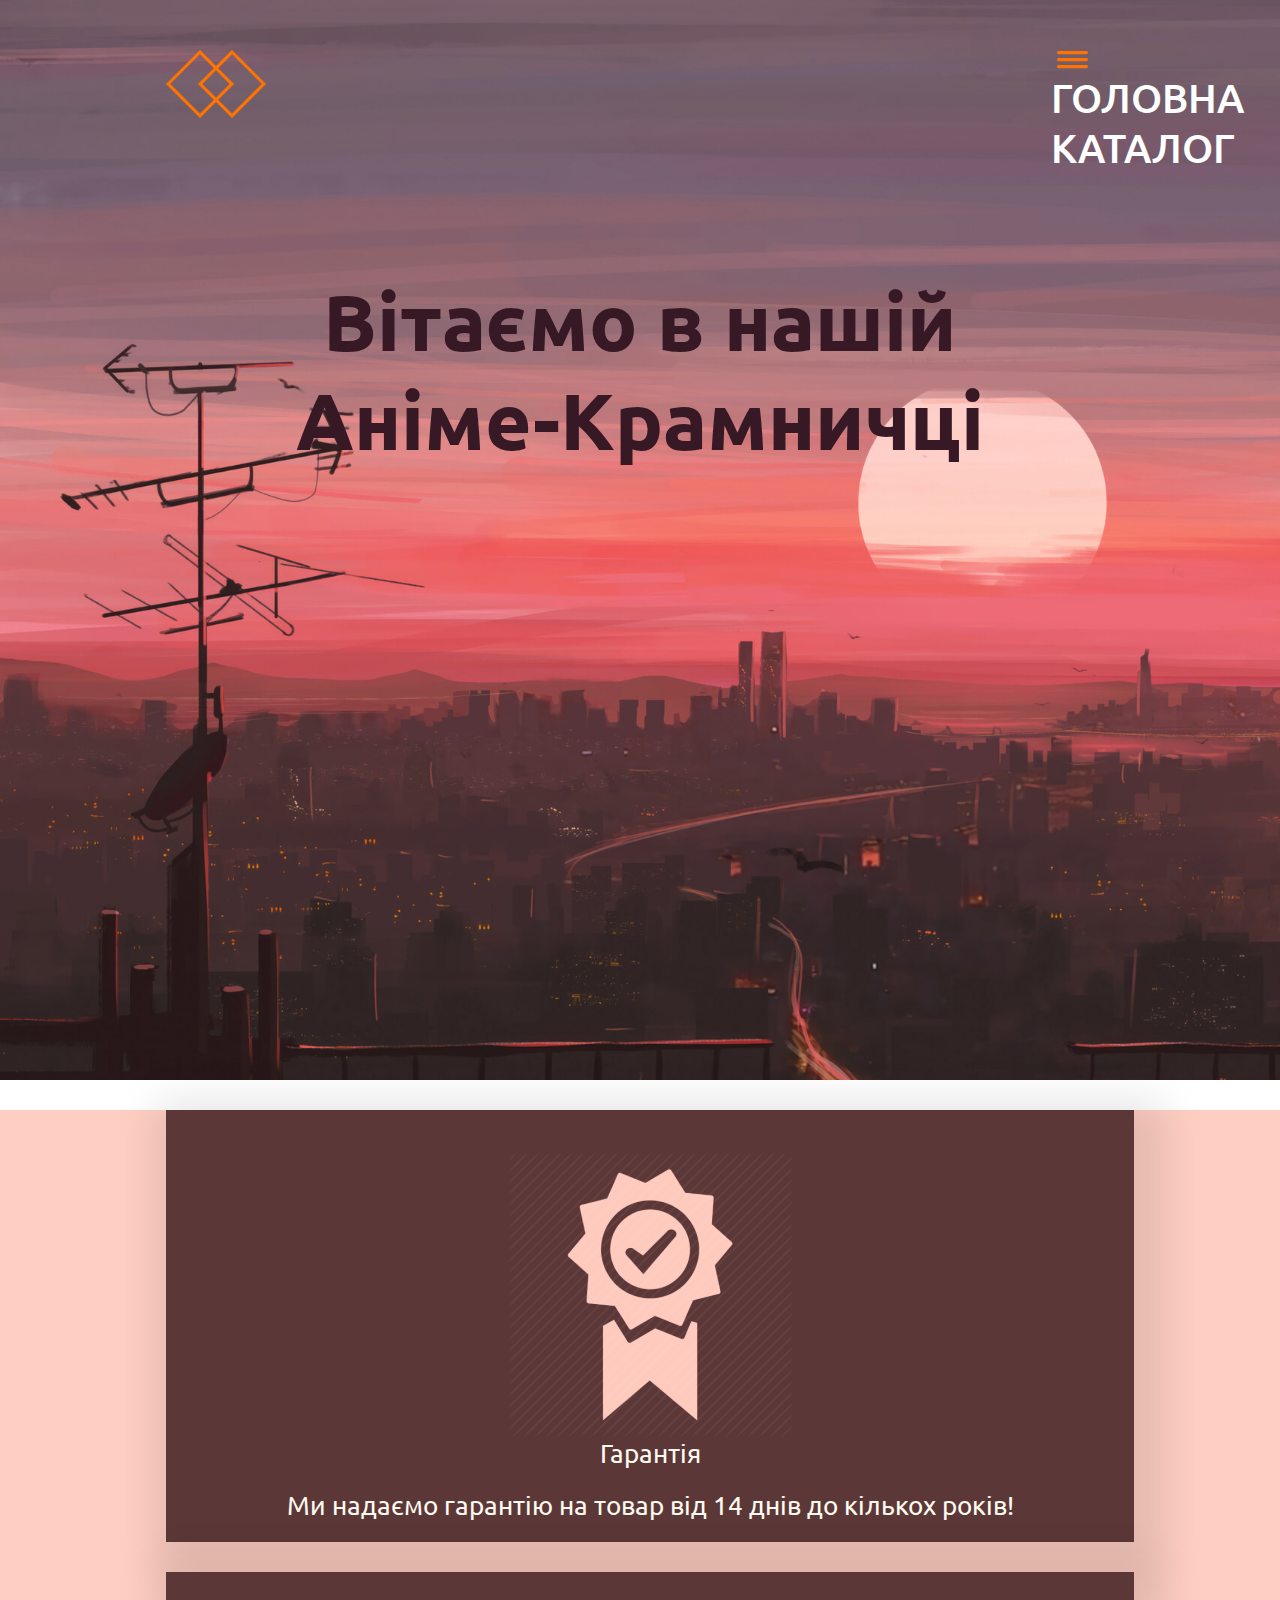
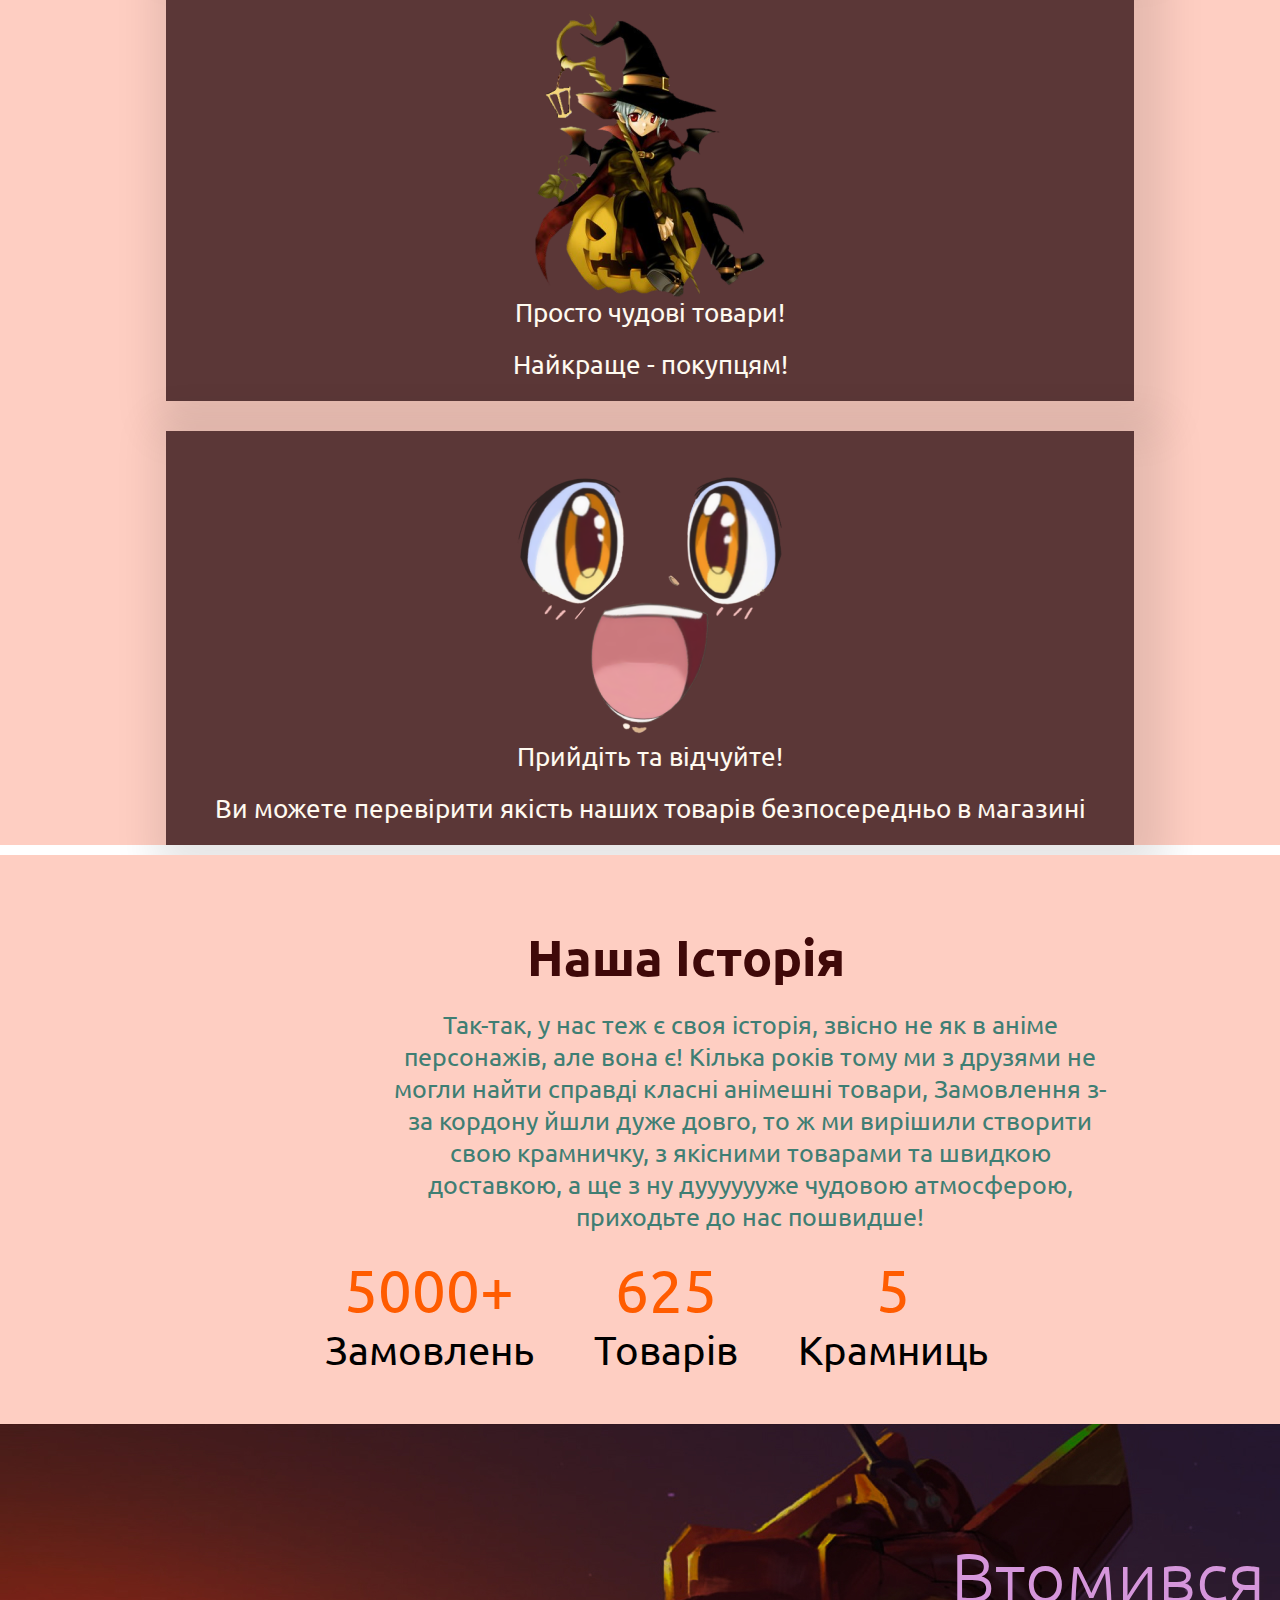
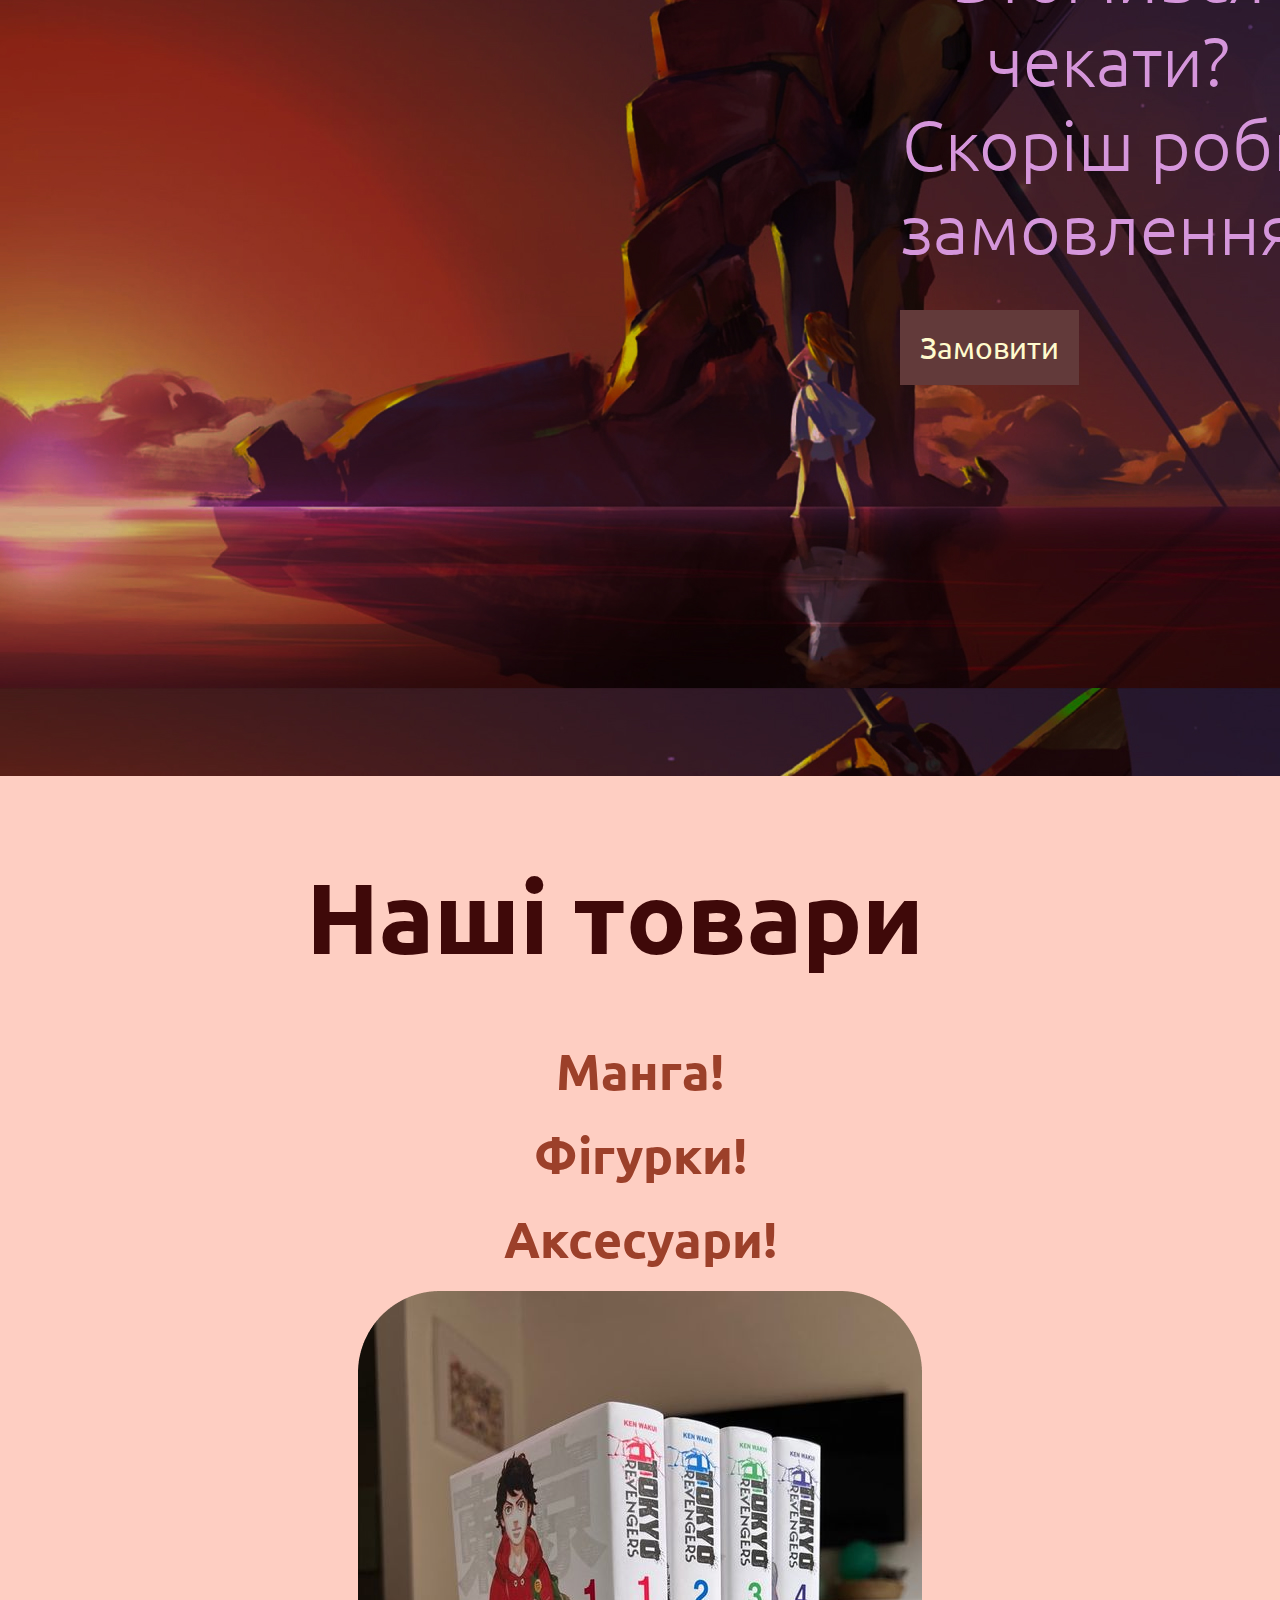
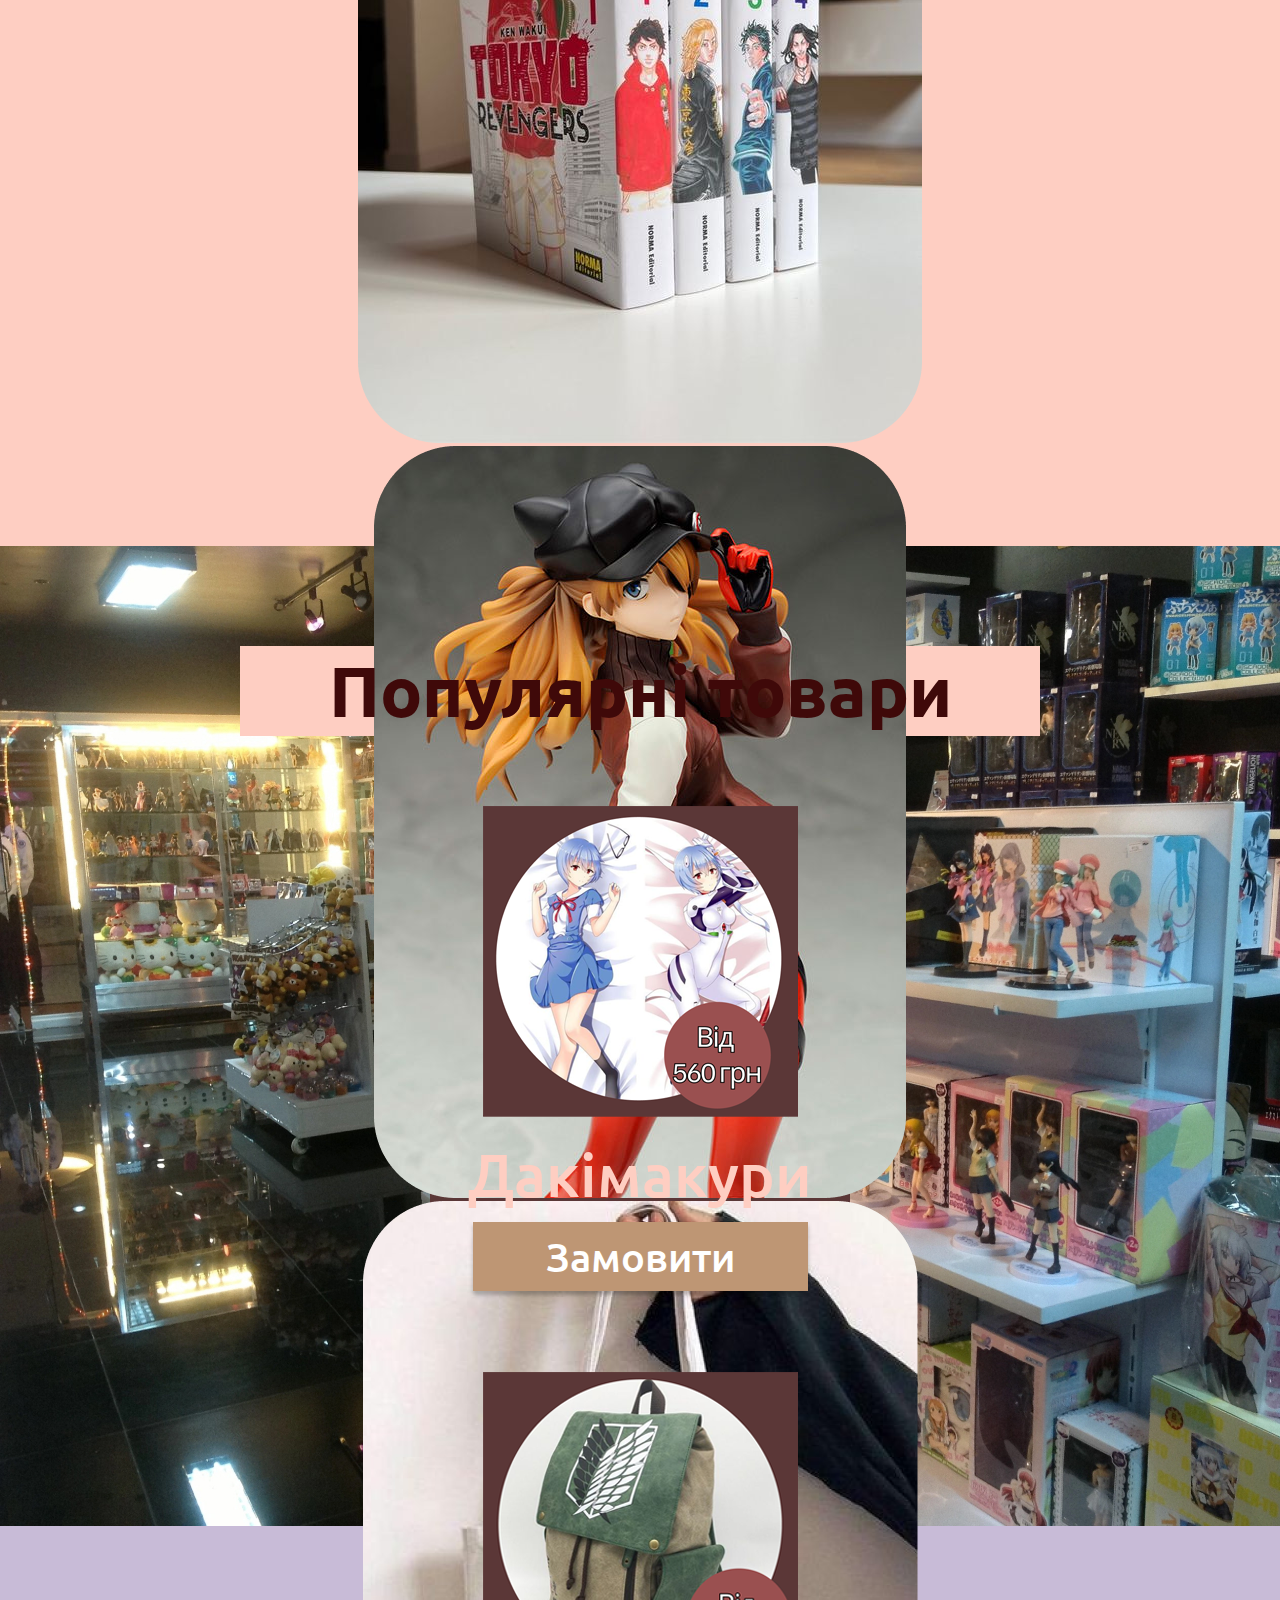
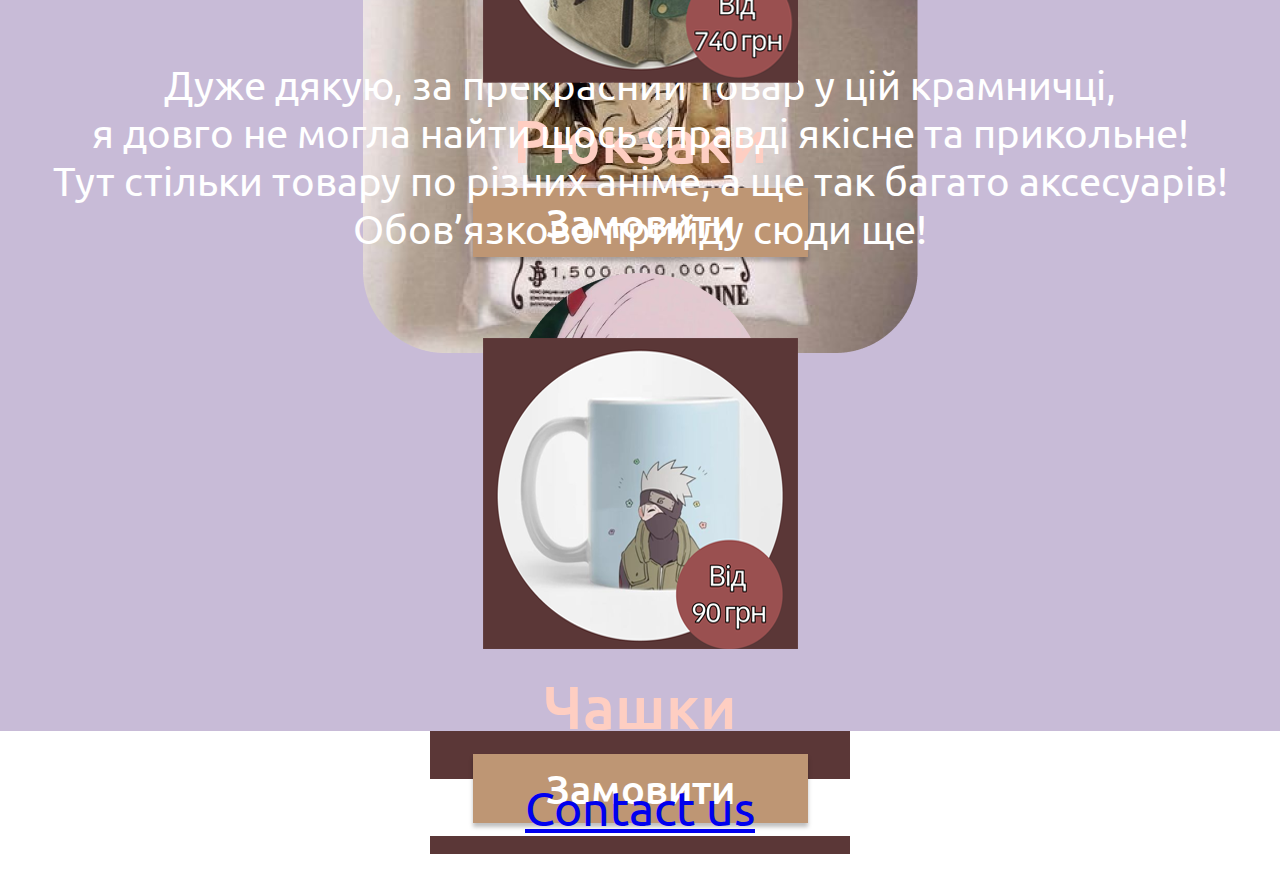
<file: Website/index.html>
<!DOCTYPE html>
    <html lang="en">
    <head>
        <meta charset="UTF-8">
        <link rel='stylesheet' href='style.css'>
      <link rel="preconnect" href="https://fonts.googleapis.com">
<link rel="preconnect" href="https://fonts.gstatic.com" crossorigin>
<link href="https://fonts.googleapis.com/css2?family=Ubuntu:ital,wght@0,300;0,400;1,300&display=swap" rel="stylesheet">
        <title>Крамничка</title>
    </head>
    <body>

    <div class='header'>
      
        <div class='container'>
            <div class='header-line'>
                <div class='header-logo'>   
                    <img src="logo.png" alt="">
                </div>

                <div class='nav'>
                    <a class='nav-item' href="#main">ГОЛОВНА</a>
                    <a class='nav-item' href="#katalog">КАТАЛОГ</a>
                    

                </div>

                <div class='cart'>
                    <a href="#">
                        <img class='cart-img' src="cart.png" alt="">
                    </a>
                </div>

                <div class='phone'>
                    <div class='phone-holder'>
                        <div class='phone-img'>
                            <img src="phone.png" alt="">
                        </div>

                        <div class='number'><a class='num' href='#'>+390952233444</a></div>
                        <div class = 'phone-text' > Зв'яжіться з нами для <br>
    замовлення </div>
                    <div class = 'btn'>
                    <a class ='button' href = '#'>ЗАМОВИТИ</a>
                    </div>
     </div>
                    
    </div>
                
                
        <div class  = 'burger_menu' > 
<button id = "burger">
<img src ="burger_menu.png" alt = ""        > 
    </button>
            <div id='menu' class = 'burger-slide' disp> 
            
                    <a class='nav-item block'         href="#main">ГОЛОВНА</a>
                    <a class='nav-item block'         href="#katalog">КАТАЛОГ</a>
                    
            
            
            
            </div>
                </div>
                
                
                
                
                
    </div>
            <div class ='header-down' > 
    <div id='main' class = 'header-title'>  Вітаємо в нашій

    <div class = 'header-subtitle'> Аніме-Крамничці</div> </div>    

    </div>
<div class = 'video_youtube'> 
<iframe width="560" height="315" src="https://www.youtube.com/embed/aic3vU0Oe1s" title="YouTube video player" frameborder="0" allow="accelerometer; autoplay; clipboard-write; encrypted-media; gyroscope; picture-in-picture; web-share" allowfullscreen></iframe>
</div>
    </div>
        </div>


        
  <div class='cards'>


    <div class='container'>


       <div class='cards-holder'>


            <div class='card'>


                <div class='card-image'>
                    <img class='card-img' src='card.png'>
                </div>

                <div class='card-title'>
                    Гарантія
                </div>

                <div class='card-desc'>
Ми надаємо гарантію на товар від 14 днів до кількох років!                </div>

            </div>
<div class='card'>

                <div class='card-image'>
                    <img class='card-img' src='card2.png'>
                </div>

                <div class='card-title'>
                    Просто чудові товари!
                </div>

                <div class='card-desc'>
Найкраще - покупцям!             </div>

            </div>
<div class='card'>

                <div class='card-image'>
                    <img class='card-img' src='card3.png'>
                </div>

                <div class='card-title'>
Прийдіть та відчуйте!               </div>

                <div class='card-desc'>
Ви можете перевірити якість наших товарів безпосередньо в магазині        </div>

            </div>
              </div>
           </div>
   
   </div>

<div class='history'>

    <div class='container'>

        <div class='history-holder'>
            <div class='history-info'>
                <div class='history-title'>
                    Наша <span>Історія</span>
                </div>

                <div class='history-desc'>
                 Так-так, у нас теж є своя історія, звісно не як в аніме персонажів, але вона є! Кілька років тому ми з друзями не могли найти справді класні анімешні товари, Замовлення з-за кордону йшли дуже довго, то ж ми вирішили створити свою крамничку, 
                    з якісними товарами та швидкою доставкою, 
                    а ще з ну дууууууже чудовою атмосферою, приходьте до нас пошвидше!
                </div>


                <div class='history-number'>
                    <div class='number-item'>
                        5000+ <span>Замовлень</span>
                    </div>

                    <div class='number-item'>
                        625 <span>Товарів</span>
                    </div>

                    <div class='number-item'>
                        5 <span>Крамниць</span>
                    </div>
                </div>
            </div>

            <div class='history-images'>
                <img src = 'girl_img.png'>
        </div>
        </div>

    </div>

</div>

        <div class = 'black-block' > 
<div class = ' container1' > 
<div class= 'right'> 
<div class = ' right-title' >
Втомився чекати? <br> Скоріш роби замовлення!   
            </div>
    <div class = 'right-button' > 

<a href = '#' class = 'right-btn'> Замовити</a></div>
                    </div>
    
    </div>


</div>
        
        
        
        <div class = 'goods_photos' >
            
            <div id='katalog' class = 'goods-title' > Наші товари</div>
            <div class = 'tovar1' > 
                
           <div class = 'text_tovar' >  Манга! </div>
                 <div class = 'text_tovar' >  Фігурки! </div> 
             <div class = 'text_tovar' >  Аксесуари! </div> 
        </div>    
                <div class = 'container2' >  
                    <div class = 'img_holder'> 
                       
                
                            
                <div class='goods_image'>
                    <img class='goods_img' src='manga.png'>
                </div>
             
                   
                            
                <div class='goods_image'>
                    <img class='goods_img' src='figure_aska.png'>
                </div>
                    <div class = 'goods_image' > 
                   
                           
                <div class='goods_image'>
                    <img class='goods_img' src='paket.png'>
                </div>
            
            

</div>
        </div>
</div>
            </div>
        
        
        <div class = 'popular_goods' > 
<div class = 'box' > 
<div class = 'popular_title'> Популярні товари
    </div> 
    </div>
<div class = 'container'> 

</div>
    <div class = 'popular_items'> 
    
    <div class = 'popular_item'> 
        <div class = 'popular_image'> 

<img src= 'item1.png' class ='popular_img' >  </div>
        
        
        <div class ='popular_text' > Дакімакури </div>
                
   <div class = 'popular_button'> 
<a href='#' class = 'popular_btn' >Замовити </a>
</div>
    
    </div>
    
    
     <div class = 'popular_item'> 
        <div class = 'popular_image'> 

<img src= 'item2.png' class ='popular_img' > 
           
</div>
        
        <div class ='popular_text' > Рюкзаки </div>
                
   <div class = 'popular_button'> 
<a href='#' class = 'popular_btn' >Замовити </a>
</div>
    
    </div>
     <div class = 'popular_item'> 
        <div class = 'popular_image'> 

<img src= 'item3.png' class ='popular_img' > 
           
</div>
        
        <div class ='popular_text' > Чашки </div>
                
   <div class = 'popular_button'> 
<a href='#' class = 'popular_btn' >Замовити </a>
</div>
    
    </div>
    
    
    

    
    















</div>
        </div>
        
        
        
        
        
        
        
        
        
        
        
        <div class = 'feedback1' > 
<div class = 'feedback1_text'> Дуже дякую, за прекрасний товар у цій крамничці, <br> я довго не могла найти щось справді якісне та прикольне!<br> Тут стільки товару по різних аніме, а ще так багато аксесуарів! <br> Обов’язково прийду сюди ще!
                            </div>
<div class = 'feedback1_photo' > 
<img src = 'feedback_photo.png'>
                                </div>
<div class = 'feedback1_type'>  Покупець
                                    </div>
<div class = 'feedback1_name'>  Наталка
                                    </div>

</div>

<p class="contact-us"><a href="./form.html">Contact us</a></p>
        
    <script src = 'app.js'>
        
        </script>



       
    </body>
</html>
</file>
<file: Website/style.css>
body {
    margin: 0;
  font-family: 'Ubuntu', sans-serif;

}
.container {
    margin: 0px 166px;
font-family: 'Ubuntu', sans-serif;
}

.header {
    background-image: url(bg.jpg);
    height: 120vh;
    background-repeat: no-repeat;
    background-size: cover;
}
.video_youtube{ 

margin-top: 100px;}

.header-line {padding-top: 50px;
display: flex; 
}
.nav {
    
    margin-left: 200px;
}
.nav-item {

    color: #fff;
text-decoration: none;
    font-weight: 500;
    font-size: 40px;
    margin-right: 40px;
}
.cart {
    position: relative;

    border-right: 1px solid #FFFFFF;
    padding-right: 5px;
    height: 80px;
}
.cart-img {
    position:inherit;
    top: 18px;
    right: 80px;
    margin-bottom: 102px;
}

.num {
    color: #fff;
    text-decoration: none;
    font-weight: 700;
position;
    transition: color 0.3s linear;
 
right: 620px; 
}
.phone-img { 
position: relative;
left: 3px;}

.num:hover {
    color: #D58A8A
;
}

.phone-text {
    font-size: 14px;
    font-weight: 400;
    color: #fff;
    padding-left: 50px;
    padding-top: 20px;
position: absolute;
}

.phone-holder {
    display: flex;
    align-items:stretch;
}

.button {
margin-left: 50px;
    background-color: #623A3A;
    color: #F8D4C8;
    text-decoration: none;
    padding: 20px 50px;
    font-weight: 400;
font-size: 30px;
    
    

    transition: background-color 0.2s linear;
}

.button:hover {
    background-color:  #D58A8A
;
    
}

.header-down {
position: relative;}

.header-title { 
color: #371926;
text-align: center;
position: absolute;
    right: 0;
    font-size: 80px;
    font-weight: 700;
    margin-top: 150px;
}

.header-subtitle { 
    color: #371926;
    font-size: 80px;
    position:relative;

}

.cards { 
background-color: #FECEC2;}
.cards-holder {
    display: flex;
    justify-content: space-between;
    
}


.card {
   
    width: 349px;
    box-shadow: 10px 10px 40px 20px #0000001A;
    margin-right: 31px;
    background-color: #5B3737;
    margin-top: -180px;
    padding: 10px 10px;
    margin-bottom: 10px;
}

.card-image {
    display: flex;
    justify-content: center;
    padding-top: 31px;
}

.card-title {
     display: flex;
    justify-content: center;
    margin-bottom: 20px;
    color: floralwhite;
    font-size: 26px;
    font-weight: 400;

}

.card-title span {
    color: #D67E35;
    margin-left: 2px;
}

.card-desc {
    text-align: center;
  color: floralwhite;
    font-size: 26px;
    font-weight: 400;
    
}
.history {
    background-color: #FECEC2;
   
}

.history-title { 

color: #3F0909;
 font-size: 50px;
    
    font-weight: 700;
text-align: center;
    width: 600px;
    
    margin-top: 70px;
    margin-left: 220px;
    

}

.history-desc{ 

color: #3F7E73;
font-size: 6px;
    font-weight: 1150px;
font-size: 25px;
width: 600px;
   margin-left: 220px;
   text-align: center;
 margin-top: 20px;
}


.history-number { 
display: flex; 
    width: 600px;
    justify-content: center;
   
    margin-top: 20px;
    margin-left: 220px;
}
.number-item { 

margin-right: 60px;
text-align: center;
color: #FF5C00;
    font-size: 60px;
    

}

.number-item span { 
display: block;
 font-size: 40px;
color: #000000;
}
.history-images {
    position: flex;
    
}
.history-holder { 
display: flex;}
.right-title {
    color:aqua;
}

.right-title {
    color: #D596DB;
    font-size: 70px;
    font-weight: 300;
    text-align: center;
margin-bottom:60px;
}

.right-btn {
    color: lemonchiffon;
    text-decoration: none;

    background-color: #623A3A;
    
    text-decoration: none;
    padding: 20px 20px;
    font-weight: 400;
    font-size: 30px;
  

}

.black-block {
    
    background-image: url(black-bg.jpg);
    padding: 110px 0;
    display: flex;
}

.right-button {

   

    
} 

.container1 { 

margin-left: 900px;
    margin-bottom: 300px;

}
.goods-title { 

color: #3F0909;
 font-size: 50px;
    
    font-weight: 700;
text-align: center;
    
    
    margin-bottom: 
    
}

.goods-title { 

    color: #3F0909;
    font-size: 100px;
    font-weight: 600;
    padding-right: 50px;
    padding-top: 80px;
    padding-bottom: 60px;

}
.goods_photos {
background-color: #FECEC2;
    

}
.container2 { 
background-color: #FECEC2;
   
    height: 95vh;
   
}

.img_holder { 

display:flex;
    justify-content: space-around;
   

}
.text_tovar {
    
  
    margin-bottom: 20px;
    color: #9C402A;
    font-size: 50px;
    font-weight: 700;
    
    }

.tovar1 { 
justify-content: space-around;
display: flex;
}



.popular_goods {
    
    
    background-image: url(bg_popular.jpg);
    background-repeat: no-repeat;
    background-size: cover;
    height: 100vh;
   padding-top: 80px;
}




.box { 


width: 800px;
	height: 60px;
    
margin-left: 540px;

    background-color: #FECEC2;
    color: #3F0909;
    text-decoration: none;
    padding-bottom: 30px;
    font-weight: 700;
font-size: 70px;
    text-align: center;
margin-bottom: 23px;
}

.popular_item {
    background-color: #5B3737;
   margin-right: 70px;
    width: 22%;
    padding-bottom: 40px;
    padding-top: 30px;
    padding-right: 10px;
    padding-left: 10px;
    text-align: center;
 transition: color 0.3s linear;

    
    
}


.popular_items{ 
    display: flex;
 transition: color 0.3s linear;
    justify-content: center;

}





.popular_text {

text-align: center;
font-size: 60px;
    padding-top: 16px;
    font-weight: 500;
    margin-bottom: 20px;
    color: #FECEC2;
}

.popular_btn { 
background-color: #BE9674;
    text-decoration: none;
    color: #fff;
    padding-left: 73px;
    padding-right: 73px;
padding-top: 10px;
    padding-bottom: 10px;
    font-size: 40px;
    font-weight: 500;
    margin-bottom: 30px;
    box-shadow: 0px 4px 4px rgba(0, 0, 0, 0.25);
 transition: color 0.5s linear;


}
.popular_item :hoover { 
background-color:  #FECEC2;




}
.popular_btn:hover {
    
    background-color:darkolivegreen;
}

.popular_image { 

position: relative;
    
}

.price_image { 
position: absolute;
    bottom: 0;
    right: 0;

}








.feedback1 {
    background-image: url(bg3.jpg);
    padding-top: 135px;
    padding-bottom: 100px;
}

.feedback1_text { 

text-align: center;
margin-bottom: 20px;
    font-size: 40px;
    color:#fff;
    
}
.feedback1_photo { 
text-align: center;

}
.feedback1_type{  

text-align: center;
    font-size: 40px;
    color:#000;
font-weight: 600;
}
.feedback1_name {
    
    text-align: center;
    font-size: 40px;
    color:#000;
    
}
.contact-us {
  font-size: 3rem;
        background-color: white;
    text-align: center;
}


.burger_menu { 
display: none;
margin-right: 20px;
}




.block { 
display: block; 


}

.burger-slide { 
    
position: absolute;
}


button { 
border:none;
    outline: none;
    background-color: transparent;
}
.disp { 
display: none;

}













@media (max-width: 1400px) 
{
    
    .histpry-title,
    .history-desc,
    history-nubmer { 
    width: auto;
        display: block;
    }
    
    
    
    
    
    .cards-holder { 
    display: block;
    }
    .card { 
    width: 100%;
    margin-top: 30px;
    padding-bottom: 20px;}
    
    
    
    
    
    
    
    
    
    
    .popular_items   { 
                display: block; 
      
        overflow: hidden;
    } 
    
    .popular_item { 
      margin: 20px auto;
        
        width: 400px;
        
    overflow: hidden;
    
    }
    
    .box{ 
    display:block;
         margin: 20px auto;
  
    }
    .feedback1 {
        
        overflow: hidden;
    }
    .header-title {
position: static;
    
    }
    
    
    .right-title {
        
        display:block;
        margin-right: 700px;
    }
    .right-btn {
        justify-content: center;
    
    }
    
    .history-images { 
    display: none;
    }
    .history-number { 
    margin-bottom: 50px;
    }
    
    
    
    
    .goods_photos {
        display: block;
     
    }
    .goods-title { 
    display: block;
        justify-content: center;
        text-align: center
    }
    .tovar1 {
        display: block;
        justify-content: center;
        text-align: center
    }
    
    .img_holder {
        display: block;
        margin: 20px auto;
        justify-content: center;
        text-align: center
    }
}


@media (max-width:1700px) {
    .burger_menu{
        display: block; 
    }
    
    .nav,
    .cart,
    .phone,
    .btn { display: none;}
    .header-line {
        justify-content: space-between;
    }
    
}
</file>
